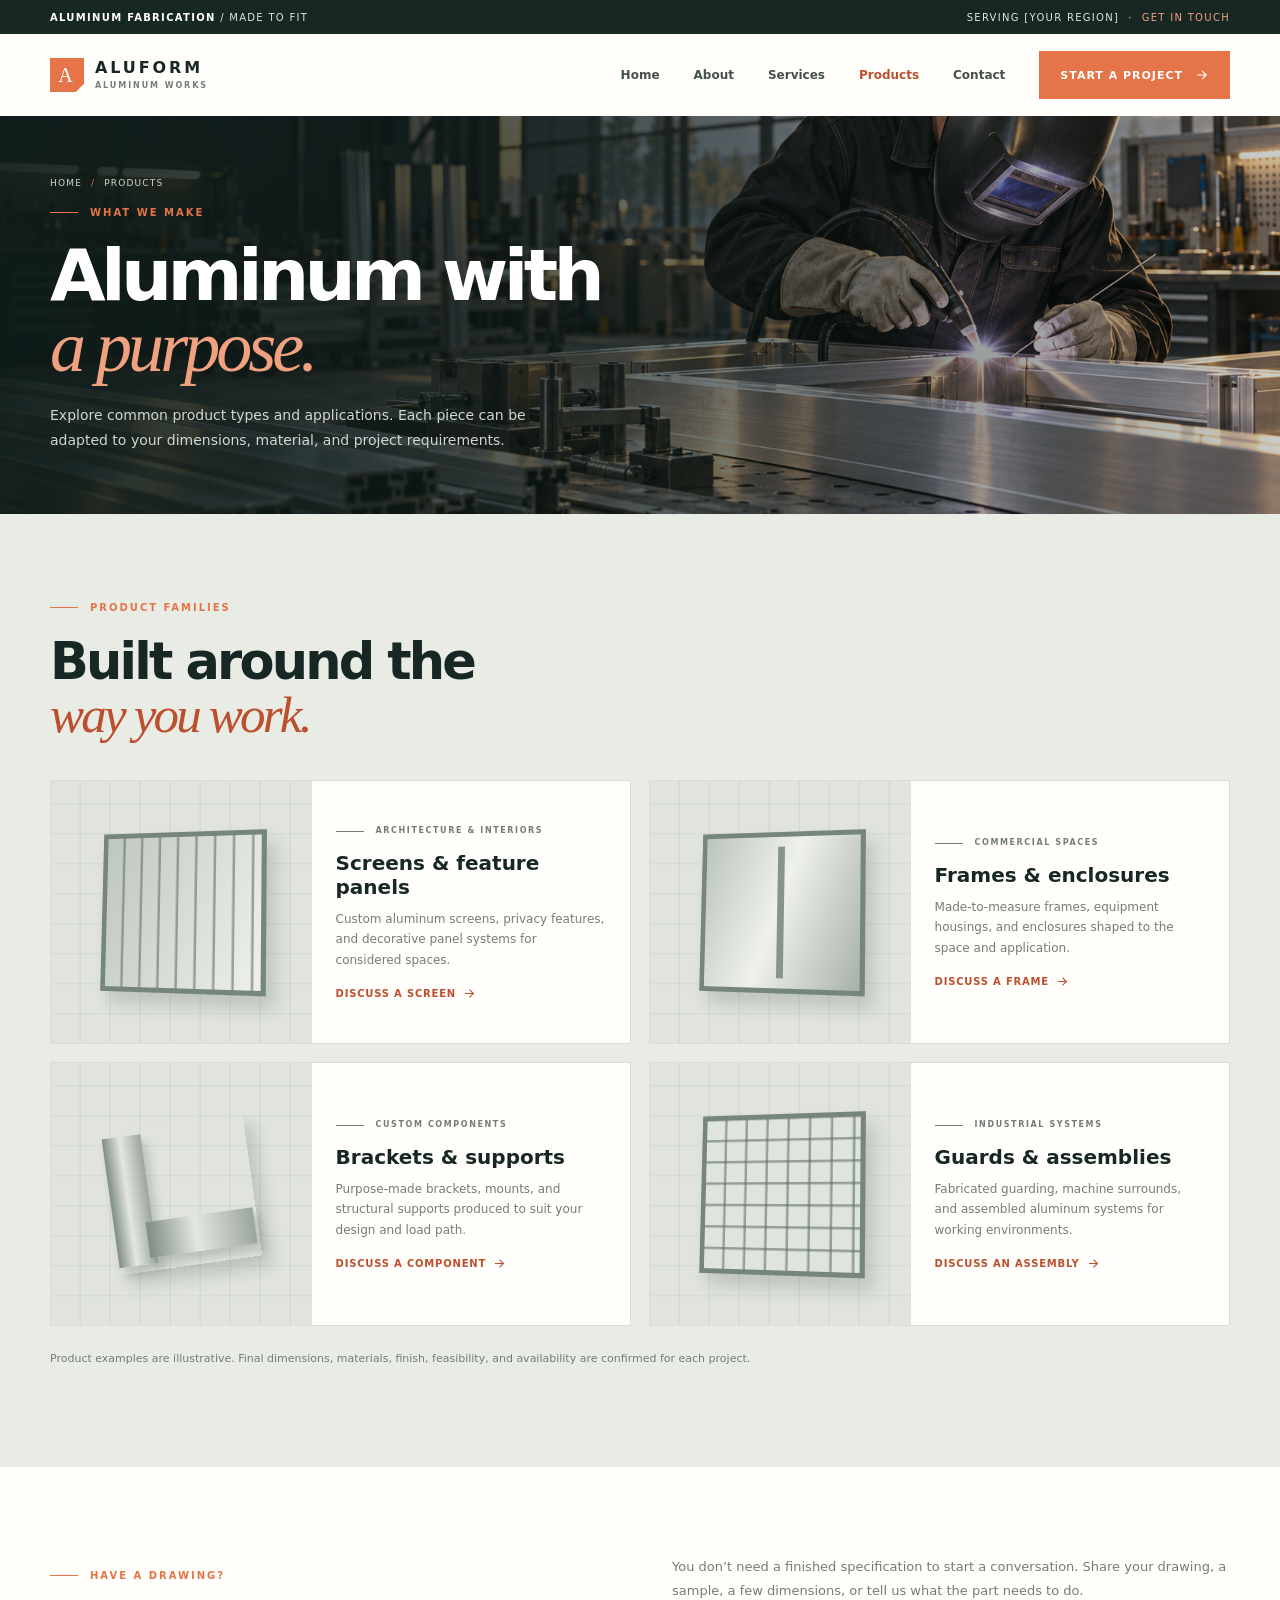
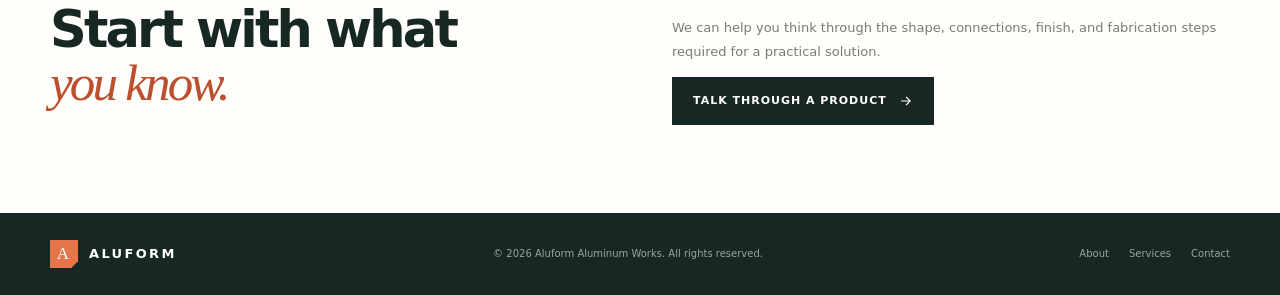
<file: products.html>
<!doctype html>
<html lang="en">
<head>
  <meta charset="utf-8"><meta name="viewport" content="width=device-width, initial-scale=1"><meta name="theme-color" content="#172723">
  <meta name="description" content="Explore the architectural, commercial, and industrial aluminum products and custom components ALUFORM can fabricate to your specification.">
  <title>Products — ALUFORM Aluminum Works</title><link rel="stylesheet" href="site.css"><script src="site.js" defer></script>
</head>
<body>
  <div class="utility"><div class="wrap"><span><strong>Aluminum fabrication</strong> / made to fit</span><span>Serving [Your Region] &nbsp;·&nbsp; <a href="contact.html">Get in touch</a></span></div></div>
  <header class="header"><div class="wrap nav">
    <a class="brand" href="index.html" aria-label="Aluform Aluminum Works home"><span class="brand-mark">A</span><span>ALUFORM<small>ALUMINUM WORKS</small></span></a>
    <button class="menu-toggle" type="button" aria-label="Open navigation" aria-expanded="false"><svg viewBox="0 0 24 24" fill="none" stroke="currentColor" stroke-width="1.6"><path d="M3 7h18M3 12h18M3 17h18"/></svg></button>
    <nav class="nav-links" aria-label="Main navigation"><a href="index.html">Home</a><a href="about.html">About</a><a href="services.html">Services</a><a href="products.html" aria-current="page">Products</a><a href="contact.html">Contact</a><a class="button" href="contact.html">Start a project <svg viewBox="0 0 20 20" fill="none" stroke="currentColor" stroke-width="1.7"><path d="M3 10h13M10 4l6 6-6 6"/></svg></a></nav>
  </div></header>
  <main>
    <section class="page-hero page-hero--products"><div class="wrap"><div class="breadcrumb"><a href="index.html">Home</a><span>/</span> Products</div><p class="eyebrow">What we make</p><h1>Aluminum with<br><em>a purpose.</em></h1><p>Explore common product types and applications. Each piece can be adapted to your dimensions, material, and project requirements.</p></div></section>
    <section class="page-section page-section--soft"><div class="wrap"><p class="eyebrow">Product families</p><h2 class="page-heading">Built around the<br><em>way you work.</em></h2><div class="product-grid">
      <article class="product-card"><div class="product-visual" aria-hidden="true"><div class="product-shape product-shape--screen"></div></div><div class="product-copy"><p class="eyebrow">Architecture & interiors</p><h2>Screens & feature panels</h2><p>Custom aluminum screens, privacy features, and decorative panel systems for considered spaces.</p><a href="contact.html">Discuss a screen <svg viewBox="0 0 20 20" fill="none" stroke="currentColor" stroke-width="1.7"><path d="M3 10h13M10 4l6 6-6 6"/></svg></a></div></article>
      <article class="product-card"><div class="product-visual" aria-hidden="true"><div class="product-shape product-shape--frame"></div></div><div class="product-copy"><p class="eyebrow">Commercial spaces</p><h2>Frames & enclosures</h2><p>Made-to-measure frames, equipment housings, and enclosures shaped to the space and application.</p><a href="contact.html">Discuss a frame <svg viewBox="0 0 20 20" fill="none" stroke="currentColor" stroke-width="1.7"><path d="M3 10h13M10 4l6 6-6 6"/></svg></a></div></article>
      <article class="product-card"><div class="product-visual" aria-hidden="true"><div class="product-shape product-shape--bracket"></div></div><div class="product-copy"><p class="eyebrow">Custom components</p><h2>Brackets & supports</h2><p>Purpose-made brackets, mounts, and structural supports produced to suit your design and load path.</p><a href="contact.html">Discuss a component <svg viewBox="0 0 20 20" fill="none" stroke="currentColor" stroke-width="1.7"><path d="M3 10h13M10 4l6 6-6 6"/></svg></a></div></article>
      <article class="product-card"><div class="product-visual" aria-hidden="true"><div class="product-shape product-shape--guard"></div></div><div class="product-copy"><p class="eyebrow">Industrial systems</p><h2>Guards & assemblies</h2><p>Fabricated guarding, machine surrounds, and assembled aluminum systems for working environments.</p><a href="contact.html">Discuss an assembly <svg viewBox="0 0 20 20" fill="none" stroke="currentColor" stroke-width="1.7"><path d="M3 10h13M10 4l6 6-6 6"/></svg></a></div></article>
    </div><p class="product-note">Product examples are illustrative. Final dimensions, materials, finish, feasibility, and availability are confirmed for each project.</p></div></section>
    <section class="page-section page-section--white"><div class="wrap lead-grid"><div><p class="eyebrow">Have a drawing?</p><h2>Start with what<br><em>you know.</em></h2></div><div class="lead-copy"><p>You don’t need a finished specification to start a conversation. Share your drawing, a sample, a few dimensions, or tell us what the part needs to do.</p><p>We can help you think through the shape, connections, finish, and fabrication steps required for a practical solution.</p><a class="button button--dark" href="contact.html">Talk through a product <svg viewBox="0 0 20 20" fill="none" stroke="currentColor" stroke-width="1.7"><path d="M3 10h13M10 4l6 6-6 6"/></svg></a></div></div></section>
  </main>
  <footer class="footer"><div class="wrap footer-row"><a class="brand" href="index.html"><span class="brand-mark">A</span><span>ALUFORM</span></a><span class="footer-copy">© <span data-year>2026</span> Aluform Aluminum Works. All rights reserved.</span><div class="footer-links"><a href="about.html">About</a><a href="services.html">Services</a><a href="contact.html">Contact</a></div></div></footer>
</body></html>
</file>
<file: site.css>
:root {
      --ink: #172723;
      --ink-soft: #30413b;
      --paper: #f5f4ef;
      --white: #fffefa;
      --line: #d9ddd5;
      --muted: #737d76;
      --accent: #e57448;
      --accent-dark: #bc4f2e;
      --silver: #c6ccc6;
      --font: Inter, ui-sans-serif, system-ui, -apple-system, BlinkMacSystemFont, "Segoe UI", sans-serif;
      --serif: "Iowan Old Style", "Palatino Linotype", "Book Antiqua", Georgia, serif;
    }
    * { box-sizing: border-box; }
    html { scroll-behavior: smooth; }
    body { margin: 0; color: var(--ink); background: var(--paper); font-family: var(--font); -webkit-font-smoothing: antialiased; }
    a { color: inherit; text-decoration: none; }
    button, input, textarea { font: inherit; }
    .wrap { width: min(1180px, calc(100% - 64px)); margin-inline: auto; }
    .utility { height: 34px; display: flex; align-items: center; background: var(--ink); color: #dfe5de; font-size: 10px; letter-spacing: .13em; text-transform: uppercase; }
    .utility .wrap { display: flex; justify-content: space-between; align-items: center; }
    .utility strong { color: white; font-weight: 650; }
    .utility a { color: #f0a17f; }
    .header { position: relative; z-index: 5; background: var(--white); }
    .nav { height: 82px; display: flex; align-items: center; justify-content: space-between; }
    .brand { display: inline-flex; gap: 11px; align-items: center; font-size: 16px; line-height: 1; letter-spacing: .18em; font-weight: 800; }
    .brand small { display: block; margin-top: 6px; color: #738077; font-size: 8px; letter-spacing: .24em; font-weight: 700; }
    .brand-mark { width: 34px; height: 34px; position: relative; display: grid; place-items: center; background: var(--accent); color: white; font-family: var(--serif); font-size: 20px; font-weight: 400; clip-path: polygon(0 0, 100% 0, 100% 76%, 76% 100%, 0 100%); }
    .nav-links { display: flex; align-items: center; gap: 34px; font-size: 12px; font-weight: 600; color: #43514a; }
    .nav-links a:not(.button):hover { color: var(--accent-dark); }
    .button { display: inline-flex; justify-content: center; align-items: center; gap: 12px; min-height: 48px; padding: 0 20px; border: 1px solid transparent; background: var(--accent); color: white; font-size: 11px; line-height: 1; letter-spacing: .09em; text-transform: uppercase; font-weight: 750; transition: background .2s, transform .2s; }
    .button:hover { background: var(--accent-dark); transform: translateY(-1px); }
    .button svg { width: 14px; height: 14px; }
    .button--dark { background: var(--ink); }
    .button--dark:hover { background: #31453e; }
    .menu-toggle { display: none; border: 0; background: none; padding: 10px; color: var(--ink); }
    .hero { min-height: 625px; position: relative; display: flex; align-items: center; overflow: hidden; color: white; background: #172723; }
    .hero::before { content: ""; position: absolute; inset: 0; background-image: linear-gradient(90deg, rgba(15,28,25,.97) 0%, rgba(15,28,25,.84) 33%, rgba(15,28,25,.25) 69%, rgba(15,28,25,.06) 100%), linear-gradient(0deg, rgba(15,28,25,.34), transparent 35%), url("assets/workshop-hero.png"); background-position: center, center, center 55%; background-size: cover; }
    .hero::after { content: ""; position: absolute; right: -80px; top: 0; width: 34%; height: 100%; background: linear-gradient(135deg, transparent 48%, rgba(229,116,72,.12) 48%, rgba(229,116,72,.12) 48.3%, transparent 48.3%); pointer-events: none; }
    .hero-content { position: relative; z-index: 1; max-width: 630px; padding: 78px 0 90px; }
    .eyebrow { display: flex; align-items: center; gap: 12px; margin: 0 0 22px; color: var(--accent); font-size: 10px; font-weight: 750; letter-spacing: .2em; text-transform: uppercase; }
    .eyebrow::before { content: ""; width: 28px; height: 1px; background: currentColor; }
    h1 { margin: 0; max-width: 640px; font-size: clamp(48px, 7vw, 82px); line-height: .98; letter-spacing: -.065em; font-weight: 560; }
    h1 em { color: #f0a17f; font-family: var(--serif); font-weight: 400; letter-spacing: -.055em; }
    .hero-copy { max-width: 445px; margin: 24px 0 31px; color: #d0d7d1; font-size: 15px; line-height: 1.75; }
    .hero-actions { display: flex; align-items: center; gap: 24px; }
    .text-link { display: inline-flex; align-items: center; gap: 9px; color: white; font-size: 11px; font-weight: 700; letter-spacing: .08em; text-transform: uppercase; }
    .text-link svg { width: 15px; transition: transform .2s; }
    .text-link:hover svg { transform: translateX(4px); }
    .hero-note { position: absolute; z-index: 1; right: max(32px, calc((100vw - 1180px)/2)); bottom: 31px; display: flex; align-items: center; gap: 9px; color: rgba(255,255,255,.76); font-size: 9px; letter-spacing: .14em; text-transform: uppercase; }
    .hero-note::before { content: ""; width: 25px; height: 1px; background: var(--accent); }
    .intro { padding: 36px 0; background: var(--white); border-bottom: 1px solid var(--line); }
    .intro-row { display: flex; justify-content: space-between; align-items: center; gap: 45px; }
    .intro strong { max-width: 340px; font-size: 20px; line-height: 1.35; letter-spacing: -.03em; font-weight: 600; }
    .intro-items { display: flex; align-items: center; gap: 35px; }
    .intro-item { display: flex; align-items: center; gap: 11px; color: #59665f; font-size: 11px; line-height: 1.45; }
    .intro-item svg { width: 26px; height: 26px; flex: 0 0 auto; color: var(--accent-dark); stroke-width: 1.5; }
    .section { padding: 112px 0; }
    .section-head { display: flex; align-items: end; justify-content: space-between; gap: 35px; margin-bottom: 42px; }
    .section-head h2 { max-width: 620px; margin: 0; font-size: clamp(34px, 5vw, 54px); line-height: 1.04; letter-spacing: -.055em; font-weight: 550; }
    .section-head h2 em { color: var(--accent-dark); font-family: var(--serif); font-weight: 400; }
    .section-head p { max-width: 335px; margin: 0 0 3px; color: var(--muted); font-size: 13px; line-height: 1.7; }
    .service-grid { display: grid; grid-template-columns: repeat(3, 1fr); border-top: 1px solid #bac3bc; border-left: 1px solid #bac3bc; }
    .service { min-height: 243px; padding: 27px 28px 25px; border-right: 1px solid #bac3bc; border-bottom: 1px solid #bac3bc; display: flex; flex-direction: column; }
    .service-top { display: flex; justify-content: space-between; align-items: flex-start; margin-bottom: auto; }
    .service-icon { width: 38px; height: 38px; display: grid; place-items: center; color: var(--accent-dark); background: #f0e9e1; }
    .service-icon svg { width: 20px; height: 20px; stroke-width: 1.5; }
    .service-num { color: #88938c; font-size: 10px; letter-spacing: .12em; }
    .service h3 { margin: 29px 0 8px; font-size: 17px; line-height: 1.2; letter-spacing: -.025em; font-weight: 650; }
    .service p { max-width: 300px; margin: 0; color: var(--muted); font-size: 12px; line-height: 1.7; }
    .about { display: grid; grid-template-columns: 1fr 1fr; min-height: 500px; background: var(--ink); color: var(--white); }
    .about-visual { position: relative; min-height: 440px; overflow: hidden; background: #a9b0a9; }
    .about-visual::before { content: ""; position: absolute; inset: 0; background: linear-gradient(0deg, rgba(16,30,26,.58), transparent 55%), url("assets/workshop-hero.png"); background-position: center, 77% center; background-size: cover; filter: saturate(.72); }
    .visual-label { position: absolute; left: max(32px, calc((100vw - 1180px)/2)); bottom: 27px; color: #fff; font-size: 9px; letter-spacing: .16em; text-transform: uppercase; }
    .about-copy { display: flex; flex-direction: column; justify-content: center; padding: 72px clamp(44px, 7vw, 110px); }
    .about-copy .eyebrow { margin-bottom: 19px; }
    .about-copy h2 { max-width: 470px; margin: 0 0 20px; font-size: clamp(36px, 4.2vw, 55px); line-height: 1.02; letter-spacing: -.055em; font-weight: 530; }
    .about-copy h2 em { color: #f0a17f; font-family: var(--serif); font-weight: 400; }
    .about-copy p { max-width: 465px; margin: 0 0 27px; color: #c2cbc3; font-size: 13px; line-height: 1.85; }
    .about-points { display: grid; grid-template-columns: 1fr 1fr; gap: 14px 20px; max-width: 470px; padding-top: 20px; border-top: 1px solid rgba(255,255,255,.17); }
    .about-points span { display: flex; align-items: center; gap: 8px; color: #e6ebe5; font-size: 10px; letter-spacing: .04em; }
    .about-points svg { color: var(--accent); width: 13px; }
    .build-section { padding: 112px 0 120px; }
    .build-grid { display: grid; grid-template-columns: 1.15fr .85fr .85fr; gap: 15px; }
    .build-card { min-height: 350px; position: relative; overflow: hidden; background: #e7e9e3; }
    .build-card:first-child { background: #d7dcd5; }
    .build-art { position: absolute; inset: 0; display: grid; place-items: center; }
    .build-card::after { content: ""; position: absolute; inset: 40% 0 0; background: linear-gradient(0deg, rgba(17,32,28,.88), transparent); }
    .build-art--screen { background: repeating-linear-gradient(90deg, transparent 0 23px, rgba(62,76,68,.2) 24px 26px), linear-gradient(135deg, #d9dcd5, #bfc7bf); }
    .screen-shape { width: 66%; height: 63%; border: 2px solid rgba(31,50,42,.57); transform: perspective(650px) rotateY(-19deg) rotateX(2deg); display: grid; grid-template-columns: repeat(5, 1fr); gap: 9px; padding: 11px; box-shadow: 15px 20px 30px rgba(31,50,42,.16); }
    .screen-shape i { background: linear-gradient(90deg, #bbc3bc, #eef0ea 44%, #a6b0a8); box-shadow: 2px 0 4px rgba(23,39,35,.14); }
    .build-art--frame { background: radial-gradient(ellipse at center, #e9ede8, #bdc5bc); }
    .frame-shape { width: 62%; height: 55%; border: 7px solid #798980; transform: skewY(-7deg) rotate(-5deg); box-shadow: inset 0 0 0 2px #edf0eb, 12px 17px 23px rgba(23,39,35,.2); position: relative; }
    .frame-shape::before, .frame-shape::after { content: ""; position: absolute; background: #819087; }
    .frame-shape::before { left: 48%; width: 7px; height: 100%; }
    .frame-shape::after { top: 49%; height: 7px; width: 100%; }
    .build-art--guard { background: repeating-linear-gradient(0deg, rgba(95,110,100,.07) 0 1px, transparent 1px 28px), repeating-linear-gradient(90deg, rgba(95,110,100,.07) 0 1px, transparent 1px 28px), #d8ddd7; }
    .guard-shape { position: relative; width: 62%; height: 55%; border: 4px solid #718078; box-shadow: 12px 15px 22px rgba(23,39,35,.15); transform: perspective(500px) rotateY(-12deg) rotateX(3deg); }
    .guard-shape::before { content: ""; position: absolute; inset: 12px; border: 2px solid #89968e; background: repeating-linear-gradient(90deg, transparent 0 27px, rgba(92,108,98,.42) 28px 30px), repeating-linear-gradient(0deg, transparent 0 27px, rgba(92,108,98,.42) 28px 30px); }
    .build-caption { position: absolute; z-index: 1; left: 23px; right: 20px; bottom: 21px; color: white; }
    .build-caption span { display: block; margin-bottom: 8px; color: #f0a17f; font-size: 9px; letter-spacing: .16em; text-transform: uppercase; }
    .build-caption h3 { margin: 0; font-size: 17px; letter-spacing: -.02em; font-weight: 600; }
    .process { padding: 90px 0; background: #e9ebe5; }
    .process-row { display: grid; grid-template-columns: 1fr 1fr 1fr; margin-top: 42px; border-top: 1px solid #c4cbc3; }
    .step { padding: 25px 30px 0 0; }
    .step:not(:first-child) { padding-left: 27px; border-left: 1px solid #c4cbc3; }
    .step .number { color: var(--accent-dark); font-family: var(--serif); font-size: 26px; font-style: italic; }
    .step h3 { margin: 18px 0 9px; font-size: 16px; letter-spacing: -.02em; }
    .step p { max-width: 290px; margin: 0; color: var(--muted); font-size: 12px; line-height: 1.7; }
    .contact { padding: 100px 0; }
    .contact-panel { display: grid; grid-template-columns: 1fr .84fr; background: var(--accent); color: white; }
    .contact-copy { padding: 58px 60px; }
    .contact-copy .eyebrow { color: #612f22; }
    .contact-copy h2 { max-width: 470px; margin: 0 0 17px; font-size: clamp(37px, 5vw, 60px); line-height: .99; letter-spacing: -.06em; font-weight: 550; }
    .contact-copy p { max-width: 390px; margin: 0; color: rgba(255,255,255,.84); font-size: 13px; line-height: 1.7; }
    .contact-details { display: flex; gap: 27px; margin-top: 28px; }
    .contact-details div { display: flex; flex-direction: column; gap: 6px; }
    .contact-details small { color: rgba(81,39,26,.8); font-size: 9px; letter-spacing: .13em; text-transform: uppercase; font-weight: 700; }
    .contact-details a { font-size: 12px; font-weight: 650; }
    .quote-form { padding: 45px 48px; background: var(--white); color: var(--ink); display: flex; flex-direction: column; gap: 14px; }
    .quote-form h3 { margin: 0 0 4px; font-size: 18px; letter-spacing: -.025em; }
    .field-row { display: grid; grid-template-columns: 1fr 1fr; gap: 12px; }
    .quote-form label { display: flex; flex-direction: column; gap: 7px; color: #647068; font-size: 9px; font-weight: 700; letter-spacing: .09em; text-transform: uppercase; }
    .quote-form input, .quote-form textarea { width: 100%; min-height: 41px; padding: 10px 11px; outline: none; border: 1px solid #d9dfd9; border-radius: 0; background: white; color: var(--ink); font-size: 12px; letter-spacing: 0; text-transform: none; transition: border-color .2s; }
    .quote-form textarea { min-height: 82px; resize: vertical; }
    .quote-form input:focus, .quote-form textarea:focus { border-color: var(--accent); }
    .quote-form .button { align-self: flex-start; margin-top: 2px; }
    .form-note { color: #7c867e; font-size: 9px; line-height: 1.5; }
    .footer { padding: 27px 0; background: var(--ink); color: #c2cbc3; }
    .footer-row { display: flex; justify-content: space-between; align-items: center; gap: 20px; }
    .footer .brand { color: white; font-size: 13px; }
    .footer .brand-mark { width: 28px; height: 28px; font-size: 17px; }
    .footer-copy, .footer-links { font-size: 10px; color: #9ba69e; }
    .footer-links { display: flex; gap: 20px; }
    .footer-links a:hover { color: white; }
    .sr-only { position: absolute; width: 1px; height: 1px; padding: 0; margin: -1px; overflow: hidden; clip: rect(0,0,0,0); white-space: nowrap; border: 0; }
    @media (max-width: 900px) {
      .wrap { width: min(100% - 42px, 760px); }
      .nav { height: 72px; }
      .nav-links { gap: 20px; }
      .hero { min-height: 590px; }
      .hero-content { max-width: 570px; }
      .intro-row { align-items: flex-start; flex-direction: column; gap: 22px; }
      .intro-items { width: 100%; justify-content: space-between; }
      .section { padding: 82px 0; }
      .about-copy { padding: 48px 38px; }
      .build-grid { grid-template-columns: 1fr 1fr; }
      .build-card:first-child { grid-column: span 2; }
      .contact-copy { padding: 45px 38px; }
      .quote-form { padding: 38px 30px; }
    }
    @media (max-width: 640px) {
      .wrap { width: calc(100% - 40px); }
      .utility { height: 31px; font-size: 8px; }
      .nav { height: 68px; }
      .menu-toggle { display: block; cursor: pointer; }
      .menu-toggle svg { width: 23px; height: 23px; }
      .nav-links { display: none; position: absolute; top: 68px; left: 0; right: 0; padding: 20px; background: var(--white); border-top: 1px solid var(--line); box-shadow: 0 15px 22px rgba(23,39,35,.1); flex-direction: column; align-items: stretch; gap: 0; }
      .nav-links.open { display: flex; }
      .nav-links a:not(.button) { padding: 13px 5px; border-bottom: 1px solid #e9ebe6; }
      .nav-links .button { margin-top: 15px; }
      .hero { min-height: 640px; align-items: flex-end; }
      .hero::before { background-image: linear-gradient(90deg, rgba(15,28,25,.79), rgba(15,28,25,.24)), linear-gradient(0deg, rgba(15,28,25,.94) 2%, rgba(15,28,25,.45) 64%, rgba(15,28,25,.06)), url("assets/workshop-hero.png"); background-position: center, center, 63% center; }
      .hero-content { padding: 0 0 88px; }
      h1 { font-size: clamp(48px, 14vw, 69px); }
      .hero-copy { max-width: 365px; font-size: 13px; }
      .hero-actions { gap: 18px; flex-wrap: wrap; }
      .hero-note { right: 20px; bottom: 22px; font-size: 8px; }
      .intro { padding: 28px 0; }
      .intro strong { font-size: 18px; }
      .intro-items { display: grid; grid-template-columns: 1fr 1fr; gap: 18px 12px; }
      .intro-item { font-size: 10px; }
      .section { padding: 70px 0; }
      .section-head { align-items: flex-start; flex-direction: column; gap: 15px; margin-bottom: 27px; }
      .section-head h2 { font-size: 39px; }
      .section-head p { font-size: 12px; }
      .service-grid { grid-template-columns: 1fr 1fr; }
      .service { min-height: 225px; padding: 19px 16px; }
      .service h3 { margin-top: 24px; font-size: 15px; }
      .service p { font-size: 11px; }
      .about { grid-template-columns: 1fr; }
      .about-visual { min-height: 310px; }
      .visual-label { left: 20px; }
      .about-copy { padding: 53px 24px 58px; }
      .about-copy h2 { font-size: 43px; }
      .build-section { padding: 70px 0; }
      .build-grid { grid-template-columns: 1fr 1fr; gap: 10px; }
      .build-card { min-height: 265px; }
      .build-card:first-child { min-height: 300px; }
      .build-caption { left: 15px; bottom: 16px; }
      .build-caption h3 { font-size: 14px; }
      .build-caption span { font-size: 8px; }
      .process { padding: 70px 0; }
      .process-row { grid-template-columns: 1fr; margin-top: 25px; }
      .step, .step:not(:first-child) { padding: 19px 0 22px; border-left: 0; border-bottom: 1px solid #c4cbc3; }
      .step h3 { margin: 10px 0 7px; }
      .contact { padding: 70px 0; }
      .contact-panel { grid-template-columns: 1fr; }
      .contact-copy { padding: 42px 24px; }
      .contact-copy h2 { font-size: 47px; }
      .contact-details { gap: 20px; }
      .quote-form { padding: 32px 24px; }
      .field-row { grid-template-columns: 1fr; }
      .footer-row { align-items: flex-start; flex-direction: column; }
      .footer-copy { order: 3; }
    }
    @media (prefers-reduced-motion: reduce) { html { scroll-behavior: auto; } *, *::before, *::after { transition-duration: .01ms !important; animation-duration: .01ms !important; } }
  
/* Shared multi-page layout */
.nav-links a[aria-current="page"]:not(.button){color:var(--accent-dark)}
.nav-links a:focus-visible,.button:focus-visible,.text-link:focus-visible,.footer a:focus-visible,.menu-toggle:focus-visible{outline:2px solid var(--accent);outline-offset:4px}
.page-hero{min-height:370px;position:relative;display:flex;align-items:center;overflow:hidden;color:white;background:var(--ink)}
.page-hero:before{content:"";position:absolute;inset:0;background:linear-gradient(90deg,rgba(15,28,25,.94),rgba(15,28,25,.68) 45%,rgba(15,28,25,.22)),url("assets/workshop-hero.png") center 52%/cover}
.page-hero--products:before{background-position:center 64%}.page-hero .wrap{position:relative;z-index:1;padding-block:62px}
.page-hero h1{max-width:740px;font-size:clamp(46px,6.5vw,72px)}.page-hero h1 em{color:#f0a17f;font-family:var(--serif);font-weight:400}
.page-hero p:not(.eyebrow){max-width:530px;margin:21px 0 0;color:#d0d7d1;font-size:14px;line-height:1.75}
.breadcrumb{display:flex;gap:9px;margin-bottom:19px;color:#d0d7d1;font-size:9px;letter-spacing:.13em;text-transform:uppercase}.breadcrumb span{color:var(--accent)}
.page-section{padding:88px 0}.page-section--white{background:var(--white)}.page-section--soft{background:#e9ebe5}
.lead-grid{display:grid;grid-template-columns:1fr 1fr;gap:64px;align-items:center}.lead-grid h2,.page-heading{margin:0;font-size:clamp(34px,4.5vw,51px);line-height:1.04;letter-spacing:-.055em;font-weight:550}
.lead-grid h2 em,.page-heading em{color:var(--accent-dark);font-family:var(--serif);font-weight:400}.lead-copy p{color:var(--muted);font-size:13px;line-height:1.85}.lead-copy p:first-child{margin-top:0}
.story-image{min-height:390px;position:relative;background:#a9b0a9 url("assets/workshop-hero.png") center/cover no-repeat}.story-image:after{content:"CRAFTED WITH PURPOSE";position:absolute;left:19px;bottom:18px;color:white;font-size:9px;letter-spacing:.16em}
.value-grid{display:grid;grid-template-columns:repeat(3,1fr);gap:1px;margin-top:35px;background:#c8d0c8;border:1px solid #c8d0c8}.value-card{min-height:193px;padding:26px;background:var(--white)}.value-card span{color:var(--accent-dark);font:italic 23px var(--serif)}.value-card h3{margin:19px 0 8px;font-size:16px}.value-card p{margin:0;max-width:290px;color:var(--muted);font-size:12px;line-height:1.7}
.callout{margin-top:48px;padding:28px 32px;display:flex;align-items:center;justify-content:space-between;gap:24px;background:var(--ink);color:white}.callout p{margin:0;font-size:18px}
.service-list{display:grid;grid-template-columns:1fr 1fr;gap:14px;margin-top:36px}.service-detail{min-height:220px;padding:25px 27px;background:var(--white);border:1px solid var(--line)}
.service-detail-head{display:flex;justify-content:space-between;align-items:center}.service-detail .service-icon{width:42px;height:42px}.service-detail h2{margin:23px 0 8px;font-size:18px}.service-detail p{margin:0;max-width:490px;color:var(--muted);font-size:12px;line-height:1.75}.service-detail small{display:block;margin-top:14px;color:#536259;font-size:10px;line-height:1.55}.service-detail small strong{color:var(--ink)}
.process-band{display:grid;grid-template-columns:repeat(4,1fr);margin-top:34px;border-top:1px solid #c4cbc3}.process-band .step{min-height:190px}
.product-grid{display:grid;grid-template-columns:repeat(2,1fr);gap:18px;margin-top:38px}.product-card{display:grid;grid-template-columns:.9fr 1.1fr;min-height:264px;background:var(--white);border:1px solid var(--line)}
.product-visual{min-height:250px;position:relative;display:grid;place-items:center;overflow:hidden;background-color:#e0e4dd;background-image:repeating-linear-gradient(90deg,transparent 0 28px,rgba(83,101,89,.08) 29px 30px),repeating-linear-gradient(0deg,transparent 0 28px,rgba(83,101,89,.06) 29px 30px)}
.product-shape{position:relative;width:65%;height:62%;border:5px solid #76867b;box-shadow:9px 12px 16px rgba(23,39,35,.16);transform:perspective(600px) rotateY(-14deg) rotateX(4deg)}
.product-shape--screen{background:repeating-linear-gradient(90deg,transparent 0 16px,rgba(91,109,98,.58) 17px 19px),linear-gradient(110deg,#bec7bf,#eff0ea)}.product-shape--frame{background:linear-gradient(110deg,#bbc4bc,#eff1ec 48%,#a8b2a9)}
.product-shape--frame:after{content:"";position:absolute;inset:10px 48%;background:#86948a}.product-shape--bracket{width:55%;height:55%;border:0;transform:rotate(-8deg)}
.product-shape--bracket:before,.product-shape--bracket:after{content:"";position:absolute;background:linear-gradient(90deg,#7f8d83,#e3e7df 45%,#9ba69d);box-shadow:5px 8px 10px rgba(23,39,35,.18)}
.product-shape--bracket:before{left:0;top:5%;width:27%;height:90%}.product-shape--bracket:after{left:22%;top:66%;width:76%;height:25%}
.product-shape--guard{background:repeating-linear-gradient(90deg,transparent 0 19px,rgba(91,109,98,.58) 20px 22px),repeating-linear-gradient(0deg,transparent 0 19px,rgba(91,109,98,.58) 20px 22px),#dfe4dd}
.product-copy{padding:26px 24px;display:flex;flex-direction:column;justify-content:center}.product-copy .eyebrow{margin-bottom:13px;font-size:8px}.product-copy h2{margin:0 0 10px;font-size:20px}.product-copy p{margin:0;color:var(--muted);font-size:12px;line-height:1.7}.product-copy a{display:inline-flex;align-items:center;gap:7px;margin-top:17px;color:var(--accent-dark);font-size:10px;font-weight:750;letter-spacing:.08em;text-transform:uppercase}.product-copy a svg{width:13px}.product-note{margin-top:24px;color:var(--muted);font-size:11px;line-height:1.6}
.contact-layout{display:grid;grid-template-columns:.75fr 1.25fr;gap:36px;align-items:stretch}.contact-card{padding:31px;background:var(--ink);color:white}.contact-card h2{margin:0 0 10px;font-size:23px}.contact-card>p{margin:0 0 24px;color:#c2cbc3;font-size:12px;line-height:1.7}.contact-entry{padding:17px 0;border-top:1px solid rgba(255,255,255,.18)}.contact-entry small{display:block;margin-bottom:7px;color:#f0a17f;font-size:9px;letter-spacing:.13em;text-transform:uppercase}.contact-entry a,.contact-entry span{font-size:13px;line-height:1.5}.contact-layout .quote-form{border:1px solid var(--line)}.map-placeholder{margin-top:20px;min-height:105px;display:grid;place-items:center;background:repeating-linear-gradient(45deg,#e9ebe5 0 9px,#e3e6df 9px 18px);color:#66746b;font-size:9px;letter-spacing:.12em;text-transform:uppercase}
@media(max-width:900px){.lead-grid{gap:36px}.product-card{grid-template-columns:1fr}.product-visual{min-height:200px}.product-copy{padding:23px}.contact-layout{grid-template-columns:1fr 1.2fr;gap:18px}.process-band{grid-template-columns:1fr 1fr}.process-band .step:nth-child(3){border-left:0;padding-left:0}}
@media(max-width:640px){.page-hero{min-height:350px}.page-hero .wrap{padding-block:55px}.page-hero h1{font-size:49px}.page-hero p:not(.eyebrow){font-size:12px}.page-section{padding:65px 0}.lead-grid{grid-template-columns:1fr;gap:25px}.story-image{min-height:270px}.lead-grid h2,.page-heading{font-size:39px}.value-grid,.service-list,.contact-layout{grid-template-columns:1fr}.value-card{min-height:auto}.callout{align-items:flex-start;flex-direction:column;padding:24px}.service-detail{min-height:auto;padding:22px}.process-band{grid-template-columns:1fr}.process-band .step,.process-band .step:not(:first-child),.process-band .step:nth-child(3){min-height:0;padding:20px 0;border-left:0;border-bottom:1px solid #c4cbc3}.product-grid{grid-template-columns:1fr}.product-card{grid-template-columns:1fr 1fr;min-height:230px}.product-visual{min-height:230px}.product-copy{padding:17px}.product-copy h2{font-size:17px}.product-copy p{font-size:11px}}
</file>
